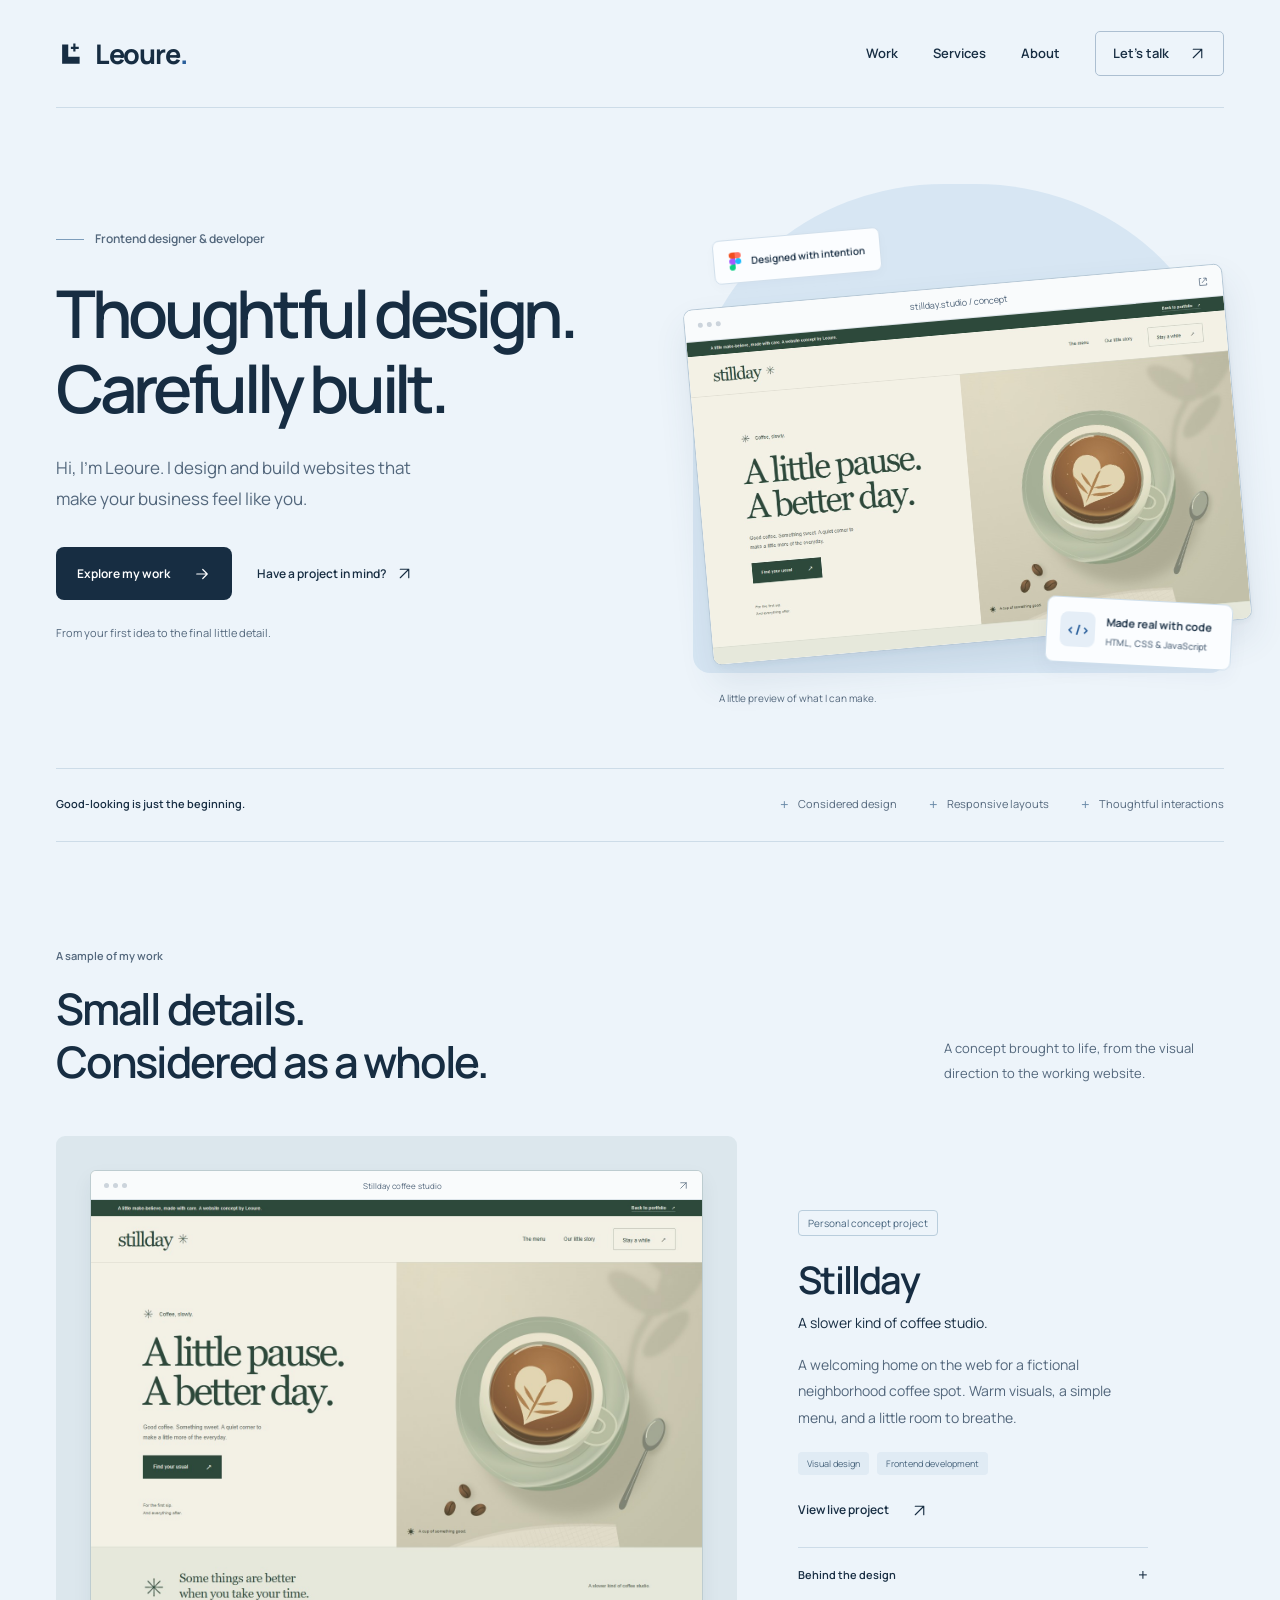
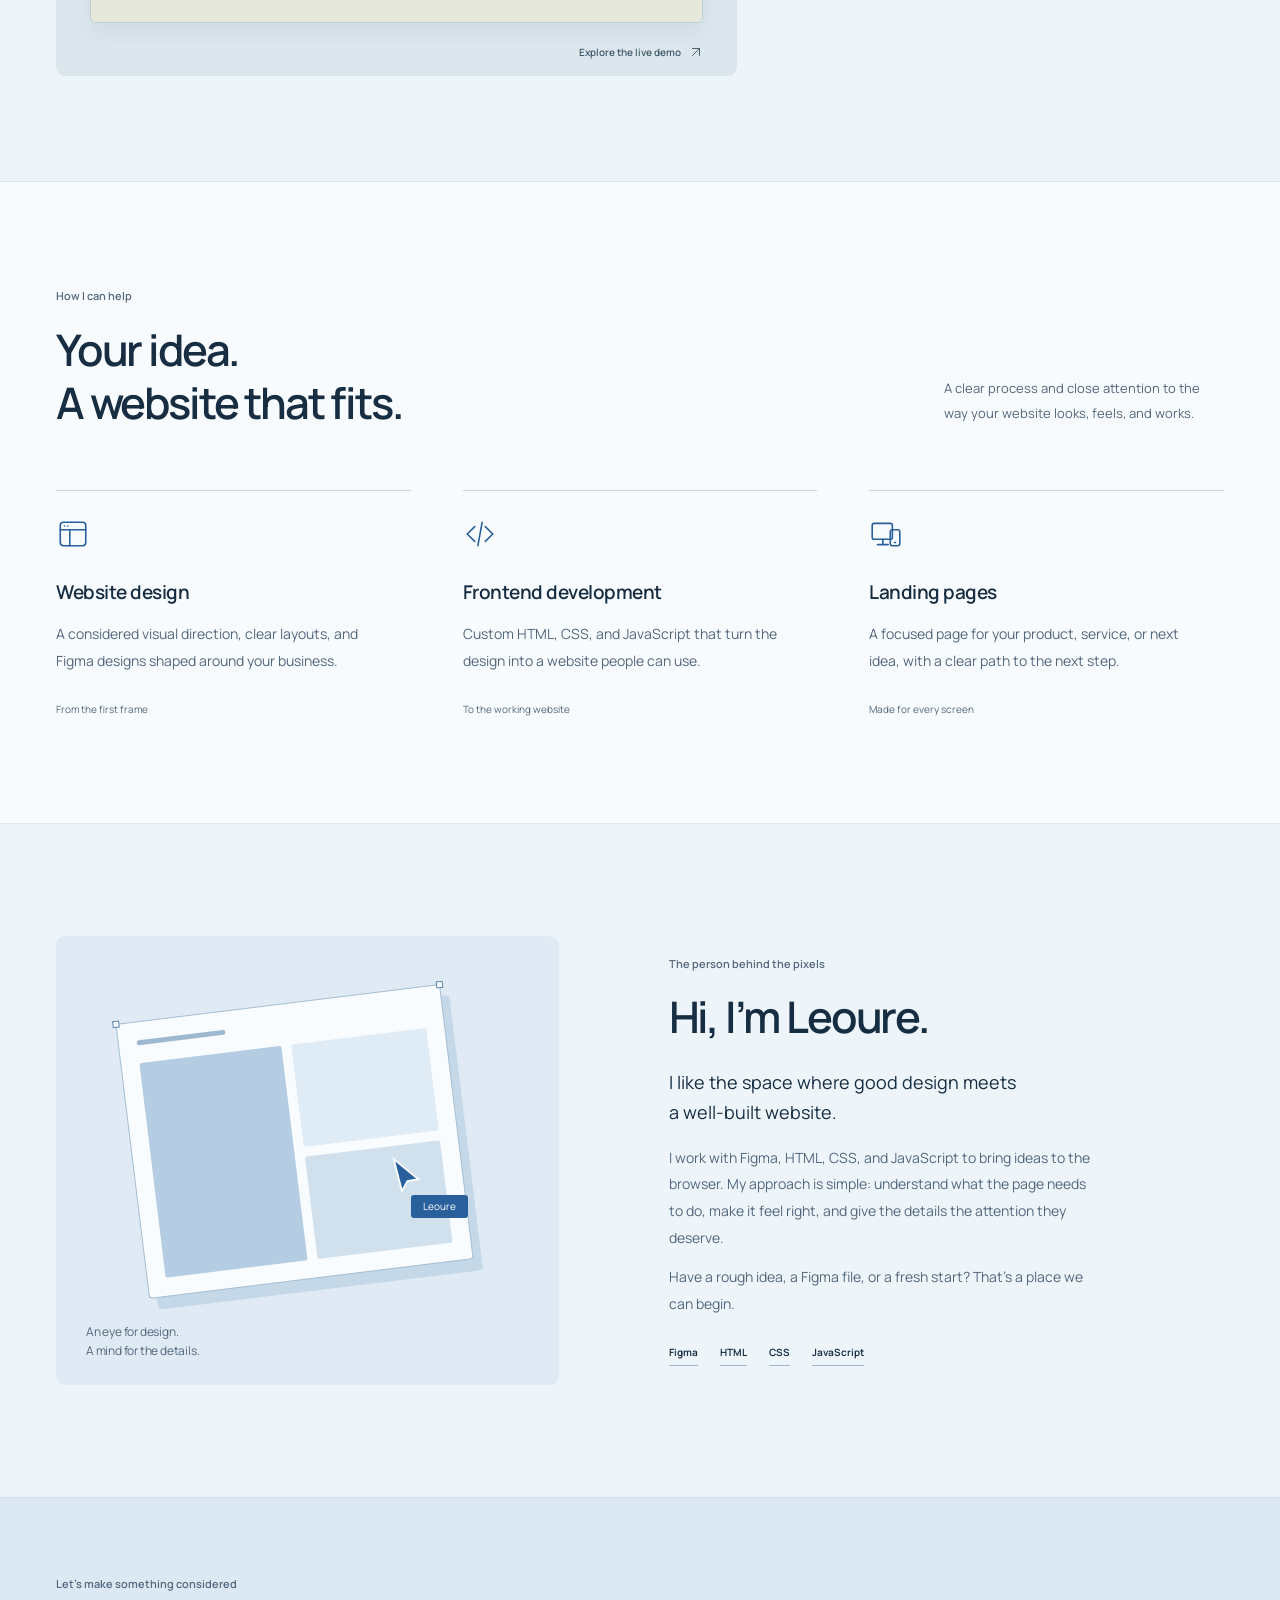
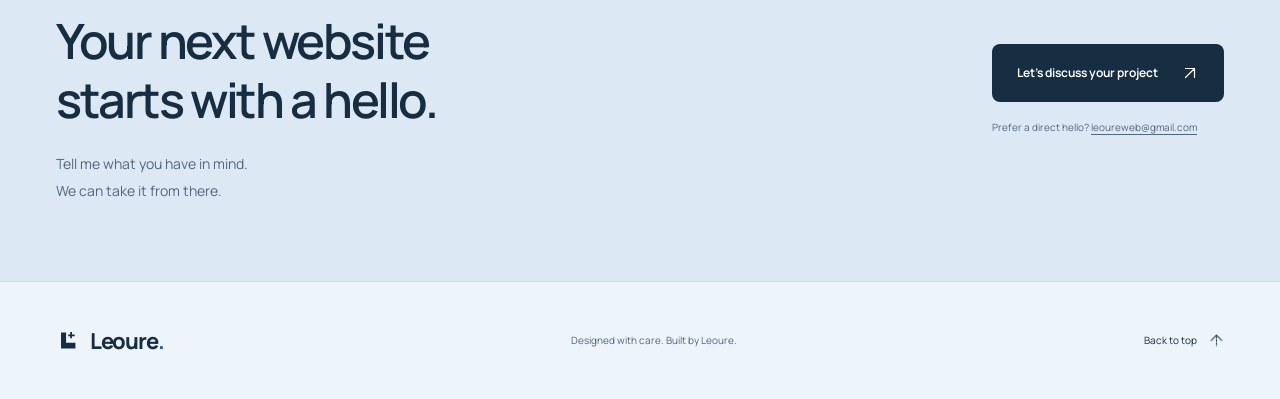
<file: index.html>
<!doctype html>
<html lang="en">
<head>
  <meta charset="UTF-8">
  <meta name="viewport" content="width=device-width, initial-scale=1">
  <meta name="theme-color" content="#edf4fa">
  <meta name="description" content="Leoure designs and builds thoughtful websites with Figma, HTML, CSS, and JavaScript. Explore a frontend concept and discuss your next website.">
  <title>Leoure — Thoughtful design, carefully built</title>
  <link rel="icon" href="assets/favicon.svg" type="image/svg+xml">
  <link rel="preload" href="assets/manrope-latin.woff2" as="font" type="font/woff2" crossorigin>
  <link rel="stylesheet" href="styles.css">
  <script src="site.js" defer></script>
</head>
<body>
  <a class="skip-link" href="#main">Skip to content</a>
  <svg class="icon-library" xmlns="http://www.w3.org/2000/svg" aria-hidden="true">
    <symbol id="icon-arrow" viewBox="0 0 24 24"><path d="M5 12h14m-6-6 6 6-6 6"/></symbol>
    <symbol id="icon-diagonal" viewBox="0 0 24 24"><path d="M6 18 18 6M6 6h12v12"/></symbol>
    <symbol id="icon-mark" viewBox="0 0 32 32"><path d="M7 5h7v14h13v8H7Z" fill="currentColor" stroke="none"/><path d="M21 4v9m-4-4h9" stroke="currentColor" stroke-width="2.5"/></symbol>
    <symbol id="icon-grid" viewBox="0 0 32 32"><rect x="4" y="5" width="24" height="22" rx="3"/><path d="M4 12h24M13 12v15"/><path d="M8 8.5h.1m3 0h.1"/></symbol>
    <symbol id="icon-code" viewBox="0 0 32 32"><path d="m11 9-7 7 7 7m10-14 7 7-7 7M18 5l-4 22"/></symbol>
    <symbol id="icon-frames" viewBox="0 0 32 32"><rect x="3" y="6" width="19" height="15" rx="2"/><rect x="20" y="12" width="9" height="15" rx="2"/><path d="M8 26h10m-5-5v5m11-2h1"/></symbol>
  </svg>

  <header class="site-header container">
    <a class="wordmark" href="#" aria-label="Leoure home"><svg><use href="#icon-mark"/></svg>Leoure<span class="wordmark-dot">.</span></a>
    <button class="menu-toggle" type="button" aria-expanded="false" aria-controls="site-nav"><span class="menu-bars" aria-hidden="true"></span><span class="menu-label">Menu</span></button>
    <nav class="site-nav" id="site-nav" aria-label="Main navigation">
      <a href="#work">Work</a><a href="#services">Services</a><a href="#about">About</a>
      <button class="nav-contact" type="button" data-inquiry>Let’s talk <svg class="icon"><use href="#icon-diagonal"/></svg></button>
    </nav>
  </header>

  <main id="main">
    <section class="hero container" aria-labelledby="hero-title">
      <div class="hero-copy">
        <p class="role-label"><span class="role-line" aria-hidden="true"></span>Frontend designer &amp; developer</p>
        <h1 id="hero-title">Thoughtful design.<br>Carefully built.</h1>
        <p class="hero-description">Hi, I’m Leoure. I design and build websites that make your business feel like you.</p>
        <div class="hero-actions">
          <a class="button button-primary" href="#work">Explore my work <svg class="icon"><use href="#icon-arrow"/></svg></a>
          <button class="text-link" type="button" data-inquiry>Have a project in mind? <svg class="icon"><use href="#icon-diagonal"/></svg></button>
        </div>
        <p class="hero-note">From your first idea to the final little detail.</p>
      </div>
      <div class="hero-stage" aria-label="A preview of the Stillday concept website">
        <div class="stage-backdrop" aria-hidden="true"></div>
        <div class="design-tag"><svg class="figma-icon" viewBox="0 0 18 27" aria-hidden="true"><path fill="#F24E1E" d="M4.5 0H9v9H4.5a4.5 4.5 0 0 1 0-9"/><path fill="#FF7262" d="M9 0h4.5a4.5 4.5 0 0 1 0 9H9"/><path fill="#A259FF" d="M4.5 9H9v9H4.5a4.5 4.5 0 0 1 0-9"/><circle cx="13.5" cy="13.5" r="4.5" fill="#1ABCFE"/><path fill="#0ACF83" d="M4.5 18H9v4.5A4.5 4.5 0 1 1 4.5 18"/></svg>Designed with intention</div>
        <div class="hero-browser">
          <div class="browser-bar"><span class="browser-dots" aria-hidden="true"><i></i><i></i><i></i></span><span>stillday.studio / concept</span><svg class="browser-open" viewBox="0 0 24 24" aria-hidden="true"><path d="M9 5H5v14h14v-4M13 5h6v6m-9 3 9-9"/></svg></div>
          <img class="hero-preview" src="assets/stillday-preview.jpg" width="1440" height="1050" alt="Stillday coffee studio concept with a warm ivory layout and an illustrated coffee cup" fetchpriority="high">
        </div>
        <div class="build-tag"><span class="build-tag-icon" aria-hidden="true">&lt;/&gt;</span><span>Made real with code<small>HTML, CSS &amp; JavaScript</small></span></div>
        <span class="stage-caption">A little preview of what I can make.</span>
      </div>
    </section>

    <div class="craft-strip container"><p>Good-looking is just the beginning.</p><div><span>Considered design</span><span>Responsive layouts</span><span>Thoughtful interactions</span></div></div>

    <section class="work-section container section-space" id="work" aria-labelledby="work-title">
      <div class="section-heading"><div><p class="section-kicker">A sample of my work</p><h2 id="work-title">Small details.<br>Considered as a whole.</h2></div><p>A concept brought to life, from the visual direction to the working website.</p></div>
      <article class="project">
        <a class="project-visual" href="demo/index.html"><div class="project-visual-inner"><div class="browser-bar"><span class="browser-dots" aria-hidden="true"><i></i><i></i><i></i></span><span>Stillday coffee studio</span><svg class="icon"><use href="#icon-diagonal"/></svg></div><img src="assets/stillday-preview.jpg" width="1440" height="1050" alt="Stillday’s homepage: oversized coffee studio typography, an illustrated cup, and a quiet green and cream palette" loading="lazy"></div><span class="project-open">Explore the live demo <svg class="icon"><use href="#icon-diagonal"/></svg></span></a>
        <div class="project-content"><span class="concept-label">Personal concept project</span><h3>Stillday</h3><p class="project-type">A slower kind of coffee studio.</p><p>A welcoming home on the web for a fictional neighborhood coffee spot. Warm visuals, a simple menu, and a little room to breathe.</p><div class="tags"><span>Visual design</span><span>Frontend development</span></div><a class="text-link strong-link" href="demo/index.html">View live project <svg class="icon"><use href="#icon-diagonal"/></svg></a><details class="project-details"><summary>Behind the design <span aria-hidden="true">+</span></summary><div><p><strong>The idea</strong>Make a small business feel welcoming before a visitor walks through the door.</p><p><strong>The choices</strong>A warm palette, original coffee artwork, clear navigation, and a filterable menu keep the experience focused.</p><p><strong>The build</strong>Responsive HTML, CSS, and JavaScript. This is an independent demo, with no client affiliation or business results claimed.</p></div></details></div>
      </article>
    </section>

    <section class="services-section section-space" id="services" aria-labelledby="services-title"><div class="container"><div class="section-heading"><div><p class="section-kicker">How I can help</p><h2 id="services-title">Your idea.<br>A website that fits.</h2></div><p>A clear process and close attention to the way your website looks, feels, and works.</p></div>
      <div class="services-grid"><article class="service"><svg class="service-icon"><use href="#icon-grid"/></svg><h3>Website design</h3><p>A considered visual direction, clear layouts, and Figma designs shaped around your business.</p><span>From the first frame</span></article><article class="service"><svg class="service-icon"><use href="#icon-code"/></svg><h3>Frontend development</h3><p>Custom HTML, CSS, and JavaScript that turn the design into a website people can use.</p><span>To the working website</span></article><article class="service"><svg class="service-icon"><use href="#icon-frames"/></svg><h3>Landing pages</h3><p>A focused page for your product, service, or next idea, with a clear path to the next step.</p><span>Made for every screen</span></article></div>
    </div></section>

    <section class="about-section container section-space" id="about" aria-labelledby="about-title"><div class="about-art" aria-hidden="true"><div class="art-window"><span class="art-window-line"></span><div class="art-layout"><div></div><div></div><div></div></div></div><div class="art-cursor"><svg viewBox="0 0 36 42"><path d="M4 3 31 25 19 27 13 38Z"/></svg><span>Leoure</span></div><span class="art-caption">An eye for design.<br>A mind for the details.</span></div><div class="about-copy"><p class="section-kicker">The person behind the pixels</p><h2 id="about-title">Hi, I’m Leoure.</h2><p class="about-lead">I like the space where good design meets a well-built website.</p><p>I work with Figma, HTML, CSS, and JavaScript to bring ideas to the browser. My approach is simple: understand what the page needs to do, make it feel right, and give the details the attention they deserve.</p><p>Have a rough idea, a Figma file, or a fresh start? That’s a place we can begin.</p><div class="tool-list" aria-label="Tools I use"><span>Figma</span><span>HTML</span><span>CSS</span><span>JavaScript</span></div></div></section>

    <section class="contact-section" id="contact" aria-labelledby="contact-title"><div class="container contact-inner"><div><p class="section-kicker">Let’s make something considered</p><h2 id="contact-title">Your next website<br>starts with a hello.</h2><p>Tell me what you have in mind.<br>We can take it from there.</p></div><div class="contact-actions"><button class="button button-primary contact-button" type="button" data-inquiry>Let’s discuss your project <svg class="icon"><use href="#icon-diagonal"/></svg></button><p class="sample-note" id="contact-setup-note">Prefer a direct hello? <a href="mailto:leoureweb@gmail.com">leoureweb@gmail.com</a></p></div></div></section>
  </main>

  <footer class="site-footer container"><a class="wordmark" href="#" aria-label="Leoure home"><svg><use href="#icon-mark"/></svg>Leoure<span class="wordmark-dot">.</span></a><p>Designed with care. Built by Leoure.</p><a class="back-top" href="#">Back to top <svg class="icon"><use href="#icon-diagonal"/></svg></a></footer>

  <dialog class="inquiry-dialog" id="inquiry-dialog" aria-labelledby="inquiry-title" aria-describedby="inquiry-intro">
    <button class="dialog-close" type="button" aria-label="Close project inquiry">×</button>
    <p class="section-kicker">A good place to start</p>
    <h2 id="inquiry-title">What are you imagining?</h2>
    <p id="inquiry-intro">Tell me a little about your idea. Send your request here and I’ll reply by email.</p>
    <form id="inquiry-form" action="https://formsubmit.co/ajax/leoureweb@gmail.com" method="POST" aria-busy="false">
      <input type="hidden" name="_subject" value="New project inquiry for Leoure">
      <input type="hidden" name="_template" value="table">
      <input type="text" name="_honey" tabindex="-1" autocomplete="off" aria-hidden="true" hidden>
      <div class="form-row">
        <label>Your name<input name="name" autocomplete="name" placeholder="How should I call you?" maxlength="100" required></label>
        <label>Email address<input name="email" type="email" autocomplete="email" placeholder="you@example.com" maxlength="254" required></label>
      </div>
      <label>What do you need?<select name="service" required><option value="">Choose a service</option><option>Website design</option><option>Frontend development</option><option>Landing page</option><option>Design and development</option></select></label>
      <label>A little about your project<textarea name="message" rows="4" placeholder="What are you making, and what would you like the website to do?" maxlength="5000" required></textarea></label>
      <button class="button button-primary form-submit" type="submit"><span id="inquiry-submit-label">Send request</span><svg class="icon"><use href="#icon-arrow"/></svg></button>
      <p class="form-status" id="inquiry-status" role="status" aria-live="polite"></p>
      <p class="form-note">Your details are sent through FormSubmit to handle your inquiry. You can also <a href="mailto:leoureweb@gmail.com">email me directly</a>.</p>
    </form>
  </dialog>
</body>
</html>
</file>
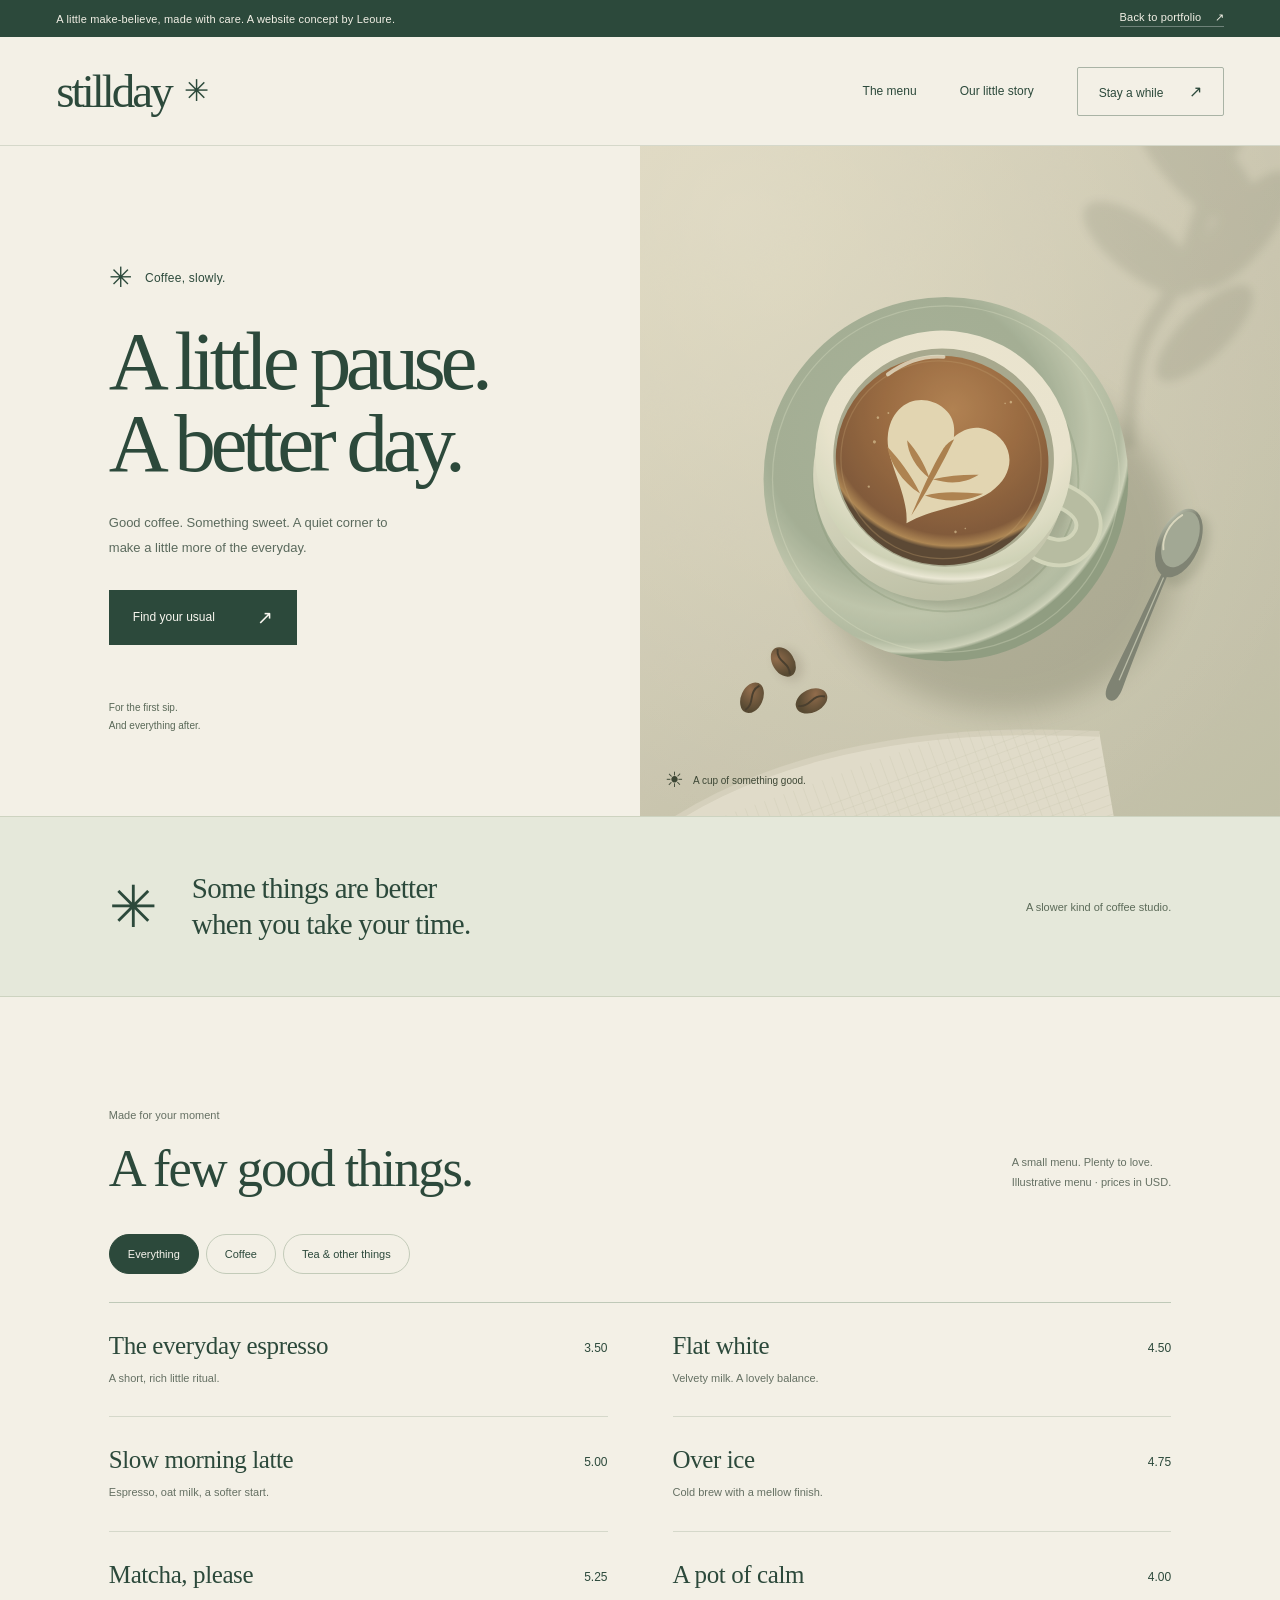
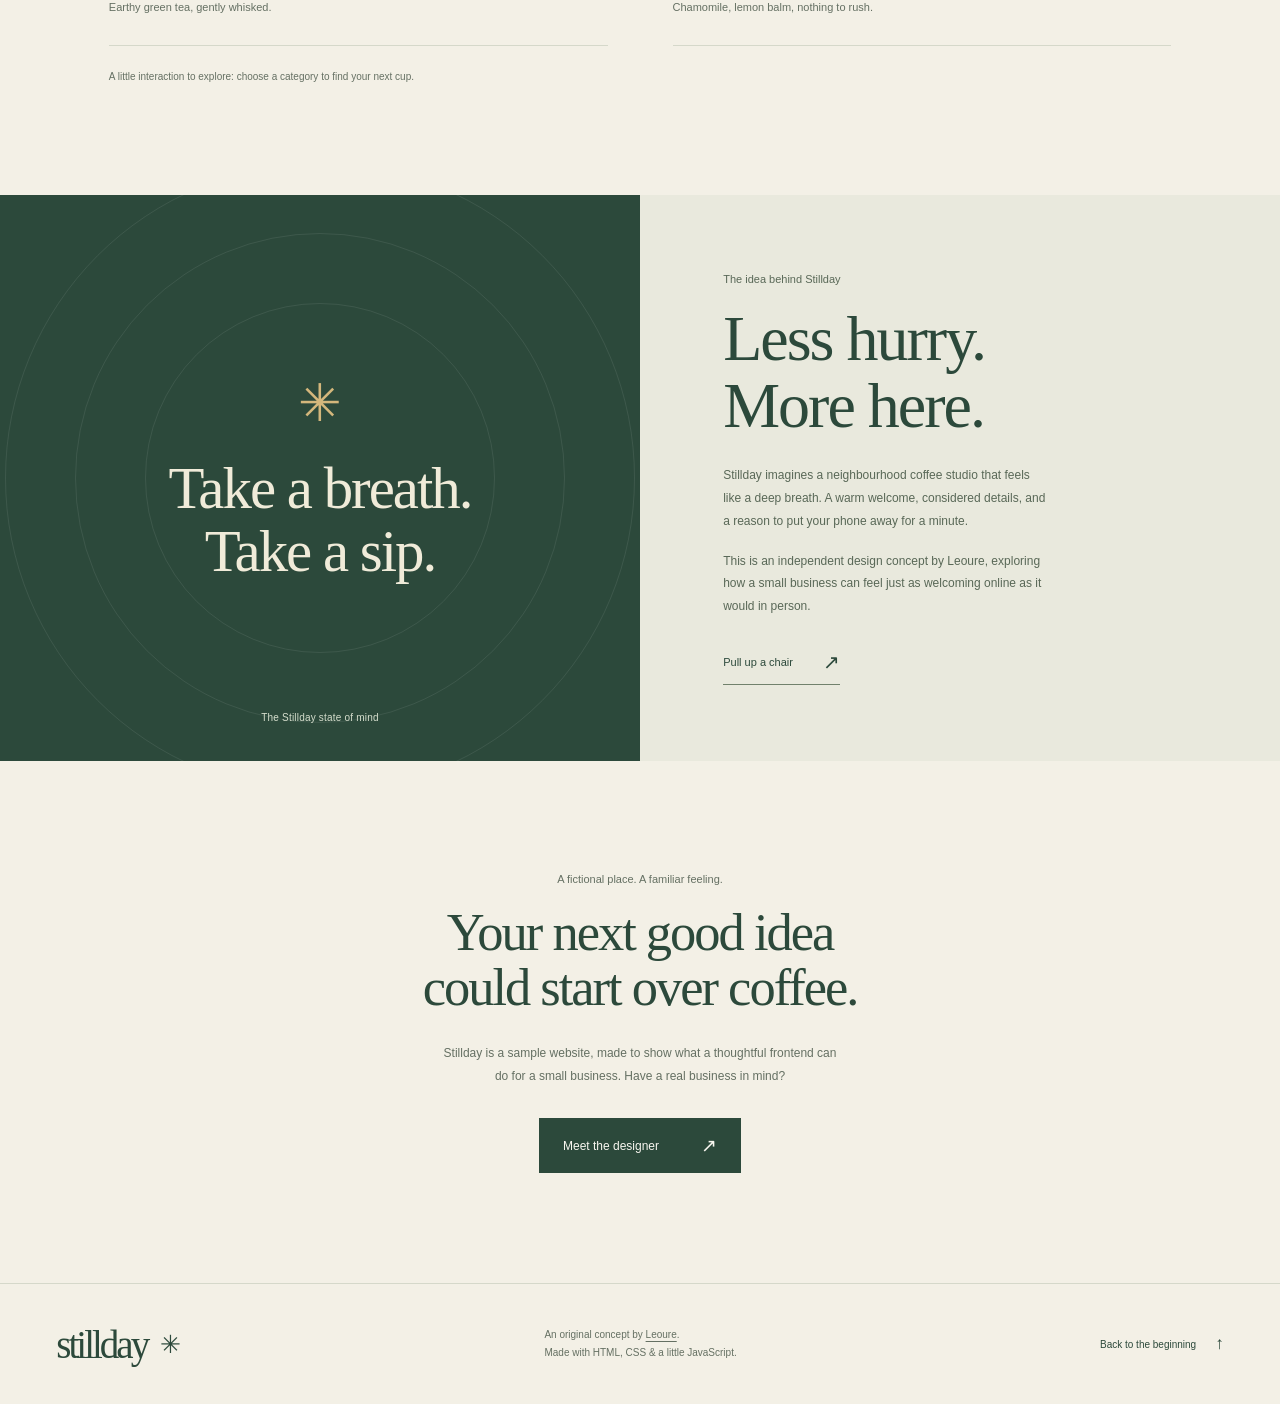
<file: demo/index.html>
<!doctype html>
<html lang="en">
<head>
  <meta charset="utf-8">
  <meta name="viewport" content="width=device-width, initial-scale=1">
  <meta name="theme-color" content="#f3f0e6">
  <meta name="description" content="Stillday: an original coffee studio website concept by Leoure. Explore the responsive design and interactive sample menu.">
  <title>Stillday — Coffee, slowly. A concept by Leoure</title>
  <link rel="icon" href="assets/sun.svg" type="image/svg+xml">
  <link rel="stylesheet" href="demo.css">
  <script src="demo.js" defer></script>
</head>
<body>
  <a class="skip-link" href="#main">Skip to content</a>
  <div class="concept-bar">
    <span>A little make-believe, made with care. <span class="concept-extra">A website concept by Leoure.</span></span>
    <a href="../index.html#work">Back to portfolio <span aria-hidden="true">↗</span></a>
  </div>
  <header class="site-header">
    <a class="wordmark" href="#" aria-label="Stillday home">stillday<span class="wordmark-sun" aria-hidden="true">✳</span></a>
    <button class="menu-toggle" type="button" aria-controls="main-navigation" aria-expanded="false">Menu <span aria-hidden="true">+</span></button>
    <nav class="navigation" id="main-navigation" aria-label="Main navigation">
      <a href="#menu">The menu</a>
      <a href="#story">Our little story</a>
      <a href="#visit" class="nav-visit">Stay a while <span aria-hidden="true">↗</span></a>
    </nav>
  </header>
  <main id="main">
    <section class="hero" aria-labelledby="hero-title">
      <div class="hero-copy">
        <p class="small-intro"><span class="tiny-sun" aria-hidden="true">✳</span> Coffee, slowly.</p>
        <h1 id="hero-title">A little pause.<br>A better day.</h1>
        <p class="hero-description">Good coffee. Something sweet. A quiet corner to make a little more of the everyday.</p>
        <a href="#menu" class="button">Find your usual <span aria-hidden="true">↗</span></a>
        <p class="hero-footnote">For the first sip.<span>And everything after.</span></p>
      </div>
      <div class="hero-art">
        <img src="assets/coffee-still-life.svg" alt="An original illustration of a ceramic cup of coffee on a sage saucer, with a silver spoon and coffee beans on a sunlit table." width="1000" height="1120" fetchpriority="high">
        <div class="art-note"><span aria-hidden="true">☀</span><span>A cup of something good.</span></div>
      </div>
    </section>
    <div class="philosophy">
      <span class="philosophy-mark" aria-hidden="true">✳</span>
      <p>Some things are better<br>when you take your time.</p>
      <span class="philosophy-side">A slower kind of coffee studio.</span>
    </div>
    <section class="menu-section section-shell" id="menu" aria-labelledby="menu-title">
      <div class="section-heading">
        <div><p class="section-kicker">Made for your moment</p><h2 id="menu-title">A few good things.</h2></div>
        <p>A small menu. Plenty to love.<br>Illustrative menu · prices in USD.</p>
      </div>
      <div class="menu-filters" role="group" aria-label="Filter the sample menu">
        <button type="button" class="filter-button" data-filter="all" aria-pressed="true">Everything</button>
        <button type="button" class="filter-button" data-filter="coffee" aria-pressed="false">Coffee</button>
        <button type="button" class="filter-button" data-filter="tea" aria-pressed="false">Tea &amp; other things</button>
      </div>
      <p class="sr-only" id="filter-status" role="status">Showing all 6 menu items.</p>
      <div class="menu-grid" id="menu-items">
        <article class="menu-item" data-category="coffee"><div><h3>The everyday espresso</h3><p>A short, rich little ritual.</p></div><span class="price">3.50</span></article>
        <article class="menu-item" data-category="coffee"><div><h3>Flat white</h3><p>Velvety milk. A lovely balance.</p></div><span class="price">4.50</span></article>
        <article class="menu-item" data-category="coffee"><div><h3>Slow morning latte</h3><p>Espresso, oat milk, a softer start.</p></div><span class="price">5.00</span></article>
        <article class="menu-item" data-category="coffee"><div><h3>Over ice</h3><p>Cold brew with a mellow finish.</p></div><span class="price">4.75</span></article>
        <article class="menu-item" data-category="tea"><div><h3>Matcha, please</h3><p>Earthy green tea, gently whisked.</p></div><span class="price">5.25</span></article>
        <article class="menu-item" data-category="tea"><div><h3>A pot of calm</h3><p>Chamomile, lemon balm, nothing to rush.</p></div><span class="price">4.00</span></article>
      </div>
      <p class="menu-note">A little interaction to explore: choose a category to find your next cup.</p>
    </section>
    <section class="story-section" id="story" aria-labelledby="story-title">
      <div class="story-illustration" aria-hidden="true">
        <span class="story-ring ring-one"></span><span class="story-ring ring-two"></span><span class="story-ring ring-three"></span>
        <span class="story-sun">✳</span><p>Take a breath.<br>Take a sip.</p><span class="story-bottom">The Stillday state of mind</span>
      </div>
      <div class="story-copy"><p class="section-kicker">The idea behind Stillday</p><h2 id="story-title">Less hurry.<br>More here.</h2><p>Stillday imagines a neighbourhood coffee studio that feels like a deep breath. A warm welcome, considered details, and a reason to put your phone away for a minute.</p><p>This is an independent design concept by Leoure, exploring how a small business can feel just as welcoming online as it would in person.</p><a href="#visit" class="text-link">Pull up a chair <span aria-hidden="true">↗</span></a></div>
    </section>
    <section class="visit-section section-shell" id="visit" aria-labelledby="visit-title">
      <p class="section-kicker">A fictional place. A familiar feeling.</p>
      <h2 id="visit-title">Your next good idea<br>could start over coffee.</h2>
      <p>Stillday is a sample website, made to show what a thoughtful frontend can do for a small business. Have a real business in mind?</p>
      <a href="../index.html#contact" class="button">Meet the designer <span aria-hidden="true">↗</span></a>
    </section>
  </main>
  <footer class="footer"><a class="wordmark" href="#" aria-label="Back to Stillday top">stillday<span aria-hidden="true">✳</span></a><p>An original concept by <a href="../index.html">Leoure</a>.<br>Made with HTML, CSS &amp; a little JavaScript.</p><a href="#main" class="back-top">Back to the beginning <span aria-hidden="true">↑</span></a></footer>
</body>
</html>
</file>
<file: styles.css>
@font-face { font-family: Manrope; src: url('assets/manrope-latin.woff2') format('woff2'); font-weight: 400 800; font-display: swap; }
:root { --frost:#edf4fa; --paper:#f9fbfd; --ink:#172d42; --muted:#53677c; --blue:#295f9b; --line:#cddce8; --soft-blue:#dce9f5; --radius:8px; }
*, *::before, *::after { box-sizing:border-box; }
html { scroll-behavior:smooth; scroll-padding-top:100px; }
body { margin:0; background:var(--frost); color:var(--ink); font-family:Manrope, 'Segoe UI', sans-serif; font-size:15px; line-height:1.7; -webkit-font-smoothing:antialiased; }
body:has(dialog[open]) { overflow:hidden; }
button, input, textarea, select { font:inherit; }
button, a { -webkit-tap-highlight-color:transparent; }
button { color:inherit; cursor:pointer; }
a { color:inherit; text-decoration:none; }
button, input, textarea, select { border-radius:0; }
button { border:0; }
img, svg { display:block; max-width:100%; }
img { height:auto; }
h1,h2,h3,p { margin:0; }
h1,h2,h3 { font-weight:600; }
::selection { color:var(--ink); background:#c3d9ee; }
:focus-visible { outline:3px solid var(--blue); outline-offset:6px; }
[hidden] { display:none !important; }
.container { width:min(1248px, calc(100% - 112px)); margin-inline:auto; }
.icon { width:21px; height:21px; flex-shrink:0; fill:none; stroke:currentColor; stroke-width:1.6; stroke-linecap:round; stroke-linejoin:round; }
.icon-library { position:absolute; width:0; height:0; overflow:hidden; }
.skip-link { position:fixed; top:12px; left:12px; z-index:100; padding:12px 20px; background:var(--ink); color:white; transform:translateY(-150%); }
.skip-link:focus { transform:translateY(0); }
.site-header { display:flex; align-items:center; justify-content:space-between; height:108px; position:relative; z-index:10; border-bottom:1px solid var(--line); }
.wordmark { display:inline-flex; align-items:center; gap:11px; font-size:27px; font-weight:750; letter-spacing:-1.3px; line-height:1; }
.wordmark svg { width:28px; height:30px; }
.wordmark-dot { color:var(--blue); margin-left:-10px; }
.site-nav { display:flex; align-items:center; gap:35px; font-size:13px; font-weight:600; }
.site-nav>a { position:relative; padding-block:12px; }
.site-nav>a::after { content:''; position:absolute; height:1px; background:var(--ink); width:100%; bottom:8px; left:0; transform:scaleX(0); transform-origin:left; transition:transform .2s; }
.site-nav>a:hover::after { transform:scaleX(1); }
.nav-contact { background:transparent; display:flex; align-items:center; gap:20px; border:1px solid #acbfd1; padding:10px 17px; border-radius:5px; font-size:13px; font-weight:600; transition:background .2s; }
.nav-contact:hover { background:var(--soft-blue); }
.nav-contact .icon { width:17px; height:17px; }
.menu-toggle { display:none; }
.hero { display:grid; grid-template-columns:1.08fr 1fr; gap:38px; align-items:center; min-height:660px; padding-block:55px 59px; }
.hero-copy { position:relative; z-index:2; animation:arrive .7s ease both; }
.role-label { display:flex; align-items:center; gap:11px; font-size:12px; font-weight:600; color:var(--muted); margin-bottom:27px; }
.role-line { height:1px; width:28px; background:#7d9dbb; }
.hero h1 { font-size:clamp(48px, 5.15vw, 74px); letter-spacing:-.066em; line-height:1.13; font-weight:600; }
.hero-description { max-width:373px; margin-top:28px; color:var(--muted); font-size:17px; line-height:1.8; }
.hero-actions { display:flex; align-items:center; gap:25px; margin-top:33px; flex-wrap:wrap; }
.button { display:inline-flex; justify-content:center; align-items:center; gap:23px; padding:15px 21px; min-height:53px; font-size:12px; font-weight:650; border-radius:var(--radius); line-height:1.5; transition:background .2s, box-shadow .2s; }
.button-primary { background:var(--ink); color:white; }
.button-primary:hover { background:#28465f; box-shadow:0 5px 15px #172d4210; }
.button .icon { width:18px; height:18px; }
.text-link { display:inline-flex; align-items:center; gap:9px; padding:9px 0; background:transparent; font-weight:600; font-size:12px; }
.text-link .icon { width:17px; height:17px; }
.text-link:hover { color:var(--blue); }
.hero-note { font-size:11px; color:var(--muted); margin-top:24px; }
.hero-stage { position:relative; min-width:0; height:520px; margin-right:-3px; animation:arrive .9s .08s ease both; }
.stage-backdrop { position:absolute; inset:8px 0 23px 12px; background:#d7e6f3; border-radius:47% 47% 17px 17px; }
.hero-browser { position:absolute; top:110px; left:16px; width:calc(100% - 5px); border:1px solid #b6c8d6; border-radius:9px; overflow:hidden; background:white; transform:rotate(-5deg); box-shadow:1px 18px 35px #3554701b, 1px 3px 5px #3554700b; }
.browser-bar { height:32px; display:flex; align-items:center; justify-content:space-between; gap:12px; padding:0 13px; background:#f9fbfc; border-bottom:1px solid #dde5eb; color:var(--muted); font:9px Manrope,sans-serif; }
.browser-dots { display:flex; align-items:center; gap:4px; }
.browser-dots i { display:block; height:5px; width:5px; border-radius:50%; background:#ccd4dc; }
.browser-open { width:12px; height:12px; fill:none; stroke:currentColor; stroke-width:1.4; }
.hero-preview { display:block; width:100%; aspect-ratio:1.67; object-fit:cover; object-position:top; background:#f4f1e8; }
.design-tag { position:absolute; z-index:2; top:58px; left:32px; padding:12px 15px; display:flex; align-items:center; gap:10px; background:#fbfdff; font-size:10px; font-weight:600; border:1px solid #d1dfeb; border-radius:7px; box-shadow:0 4px 12px #172d4206; transform:rotate(-5deg); }
.figma-icon { width:12px; height:18px; }
.build-tag { position:absolute; z-index:2; right:-5px; bottom:30px; display:flex; gap:11px; align-items:center; background:#fbfdff; border:1px solid #cfdfec; border-radius:8px; padding:14px 19px 14px 13px; transform:rotate(3deg); box-shadow:0 8px 20px #1b3e5d0a; font-size:11px; font-weight:650; }
.build-tag-icon { display:grid; place-items:center; width:35px; height:35px; border-radius:8px; background:#e5eef7; color:var(--blue); font-size:14px; font-weight:700; }
.build-tag small { display:block; font-size:9px; font-weight:500; margin-top:2px; color:var(--muted); }
.stage-caption { position:absolute; left:38px; bottom:-11px; font-size:10px; color:var(--muted); }
.craft-strip { display:flex; align-items:center; justify-content:space-between; gap:25px; border-block:1px solid var(--line); padding-block:23px; color:var(--muted); font-size:11px; }
.craft-strip>p { color:var(--ink); font-weight:600; }
.craft-strip>div { display:flex; gap:32px; }
.craft-strip>div>span { display:flex; align-items:center; gap:9px; }
.craft-strip>div>span::before { content:'+'; color:#6889a7; font-size:15px; }
.section-space { padding-block:105px; }
.section-heading { display:flex; align-items:flex-end; justify-content:space-between; gap:45px; margin-bottom:48px; }
.section-kicker { font-size:11px; font-weight:600; margin-bottom:17px; color:var(--muted); }
h2 { font-size:clamp(32px, 3.4vw, 46px); letter-spacing:-.05em; line-height:1.22; }
.section-heading>p { max-width:280px; color:var(--muted); font-size:13px; line-height:1.9; padding-bottom:3px; }
.project { display:grid; grid-template-columns:1.6fr 1fr; gap:61px; align-items:center; }
.project-visual { display:block; position:relative; min-width:0; padding:34px 34px 53px; background:#dce7ed; border-radius:9px; overflow:hidden; }
.project-visual-inner { border:1px solid #bdccd0; border-radius:6px; overflow:hidden; box-shadow:0 9px 20px #172d4210; transition:transform .3s; background:#f0eee5; }
.project-visual:hover .project-visual-inner { transform:translateY(-3px); }
.project-visual .browser-bar { height:29px; font-size:8px; }
.project-visual .browser-bar .icon { width:11px; height:11px; }
.project-visual img { width:100%; aspect-ratio:1.45; object-fit:cover; object-position:top; }
.project-open { position:absolute; right:34px; bottom:15px; display:flex; align-items:center; gap:8px; color:#40596a; font-size:10px; font-weight:600; }
.project-open .icon { width:14px; height:14px; }
.concept-label { font-size:10px; padding:5px 9px; border:1px solid #b9cddc; border-radius:4px; color:#48657e; }
.project-content h3 { font-size:38px; line-height:1.2; letter-spacing:-1.8px; margin-top:23px; }
.project-type { font-size:14px; margin-block:8px 17px; }
.project-content>p:not(.project-type) { color:var(--muted); font-size:14px; line-height:1.9; max-width:350px; }
.tags { display:flex; gap:8px; flex-wrap:wrap; margin-block:20px 16px; font-size:9px; color:#49657d; }
.tags span { background:#e0ebf4; padding:4px 9px; border-radius:4px; }
.strong-link { font-size:12px; gap:22px; }
.project-details { max-width:350px; font-size:11px; color:var(--muted); border-top:1px solid var(--line); margin-top:18px; }
.project-details summary { display:flex; align-items:center; justify-content:space-between; gap:20px; padding-block:13px; cursor:pointer; list-style:none; font-weight:600; color:var(--ink); }
.project-details summary::-webkit-details-marker { display:none; }
.project-details summary span { font-size:17px; font-weight:400; }
.project-details[open] summary span { transform:rotate(45deg); }
.project-details strong { display:block; color:var(--ink); margin-bottom:3px; font-weight:600; }
.project-details p { margin-bottom:14px; line-height:1.8; }
.services-section { background:#f8fbfd; border-block:1px solid #dce7ef; }
.services-grid { display:grid; grid-template-columns:repeat(3, 1fr); gap:52px; margin-top:61px; }
.service { padding-top:26px; border-top:1px solid #c4d4e1; }
.service-icon { width:34px; height:34px; fill:none; stroke:var(--blue); stroke-width:1.5; stroke-linecap:round; stroke-linejoin:round; margin-bottom:25px; }
.service h3 { font-size:19px; letter-spacing:-.5px; margin-bottom:13px; }
.service p { font-size:14px; color:var(--muted); line-height:1.9; max-width:320px; }
.service>span { display:block; font-size:10px; margin-top:27px; color:var(--muted); }
.about-section { display:grid; grid-template-columns:.95fr 1.05fr; gap:110px; align-items:center; padding-block:112px; }
.about-art { aspect-ratio:1.12; border-radius:9px; position:relative; background:#dfeaf4; overflow:hidden; }
.art-window { position:absolute; background:#f9fcfe; width:65%; aspect-ratio:1.18; left:15%; top:15%; border:1px solid #a6bed2; border-radius:4px; box-shadow:8px 12px 0 #c5d8e8; transform:rotate(-7deg); padding:18px; }
.art-window::before,.art-window::after { content:''; position:absolute; width:7px; height:7px; background:var(--paper); border:1px solid #5785ad; top:-4px; }
.art-window::before { left:-4px; }
.art-window::after { right:-4px; }
.art-window-line { height:5px; width:31%; background:#9eb9cf; display:block; margin-bottom:18px; border-radius:2px; }
.art-layout { display:grid; height:calc(100% - 23px); gap:10px; grid-template-columns:1.05fr 1fr; grid-template-rows:1fr 1fr; }
.art-layout>div { background:#dfebf5; border-radius:2px; }
.art-layout>div:first-child { grid-row:span 2; background:#b4cde2; }
.art-layout>div:last-child { background:#d0e0ed; }
.art-cursor { position:absolute; right:18%; top:49%; }
.art-cursor svg { width:33px; height:39px; fill:var(--blue); stroke:#f9fcfe; stroke-width:2px; }
.art-cursor span { margin-left:21px; padding:3px 12px; display:block; background:var(--blue); color:white; font-size:10px; border-radius:3px; }
.art-caption { position:absolute; bottom:25px; left:30px; color:var(--muted); font-size:12px; line-height:1.6; letter-spacing:-.2px; }
.about-copy>h2 { margin-bottom:23px; }
.about-copy .about-lead { font-size:18px; line-height:1.7; max-width:360px; margin-bottom:17px; color:var(--ink); }
.about-copy>p:not(.section-kicker,.about-lead) { font-size:14px; color:var(--muted); line-height:1.9; max-width:430px; margin-bottom:13px; }
.tool-list { display:flex; gap:22px; flex-wrap:wrap; margin-top:27px; font-size:10px; font-weight:650; }
.tool-list span { padding-bottom:4px; border-bottom:1px solid #9eb7cc; }
.contact-section { padding-block:77px; background:#dce9f4; border-block:1px solid #cedde9; }
.contact-inner { display:flex; align-items:center; justify-content:space-between; gap:70px; }
.contact-inner h2 { font-size:clamp(34px,3.8vw,51px); }
.contact-inner>div>p:not(.section-kicker) { font-size:14px; color:var(--muted); line-height:1.9; margin-top:22px; }
.contact-actions { max-width:290px; }
.contact-button { padding-inline:25px; min-height:58px; font-size:12px; white-space:nowrap; }
.contact-actions .sample-note { font-size:10px !important; line-height:1.7 !important; margin-top:17px !important; max-width:280px; }
code { font-family:inherit; font-weight:650; }
.site-footer { min-height:117px; display:flex; justify-content:space-between; align-items:center; gap:25px; }
.site-footer .wordmark { font-size:22px; }
.site-footer .wordmark svg { width:23px; height:25px; }
.site-footer>p { color:var(--muted); font-size:10px; }
.back-top { font-size:10px; display:flex; gap:12px; align-items:center; }
.back-top .icon { width:15px; height:15px; transform:rotate(-45deg); }
.inquiry-dialog { width:min(620px, calc(100% - 32px)); max-height:calc(100dvh - 36px); padding:40px; color:var(--ink); border:1px solid var(--line); border-radius:14px; background:var(--paper); box-shadow:0 20px 90px #11243830; overflow-y:auto; }
.inquiry-dialog::backdrop { background:#172d4270; backdrop-filter:blur(4px); }
.dialog-close { display:grid; place-items:center; position:absolute; top:14px; right:15px; width:36px; height:36px; border-radius:50%; background:#e5eef6; font-size:24px; font-weight:400; line-height:1; }
.dialog-close:hover { background:#d8e6f2; }
.inquiry-dialog .section-kicker { margin-bottom:10px; }
.inquiry-dialog h2 { font-size:31px; max-width:440px; letter-spacing:-1.2px; }
.inquiry-dialog>p:not(.section-kicker) { margin-top:14px; font-size:12px; color:var(--muted); line-height:1.85; }
#inquiry-form { margin-top:25px; }
.form-row { display:grid; grid-template-columns:1fr 1fr; gap:17px; }
#inquiry-form label { display:block; color:var(--ink); font-size:11px; font-weight:650; margin-bottom:17px; }
input, select, textarea { width:100%; padding:11px 12px; margin-top:6px; border:1px solid #bdcfdc; background:#fff; color:var(--ink); border-radius:5px; font-size:12px; line-height:1.6; font-weight:400; }
textarea { resize:vertical; min-height:105px; }
input::placeholder,textarea::placeholder { color:var(--muted); opacity:1; }
input:focus-visible,textarea:focus-visible,select:focus-visible { outline-offset:2px; outline-width:2px; }
.form-submit { width:100%; }
.form-submit:disabled { cursor:wait; }
.form-status { margin-top:12px; font-size:11px; color:var(--muted); min-height:1.7em; }
.form-note { margin-top:12px; font-size:11px; line-height:1.8; color:var(--muted); }
.form-note a,.sample-note a { text-decoration:underline; text-underline-offset:3px; }
@keyframes arrive { from { transform:translateY(12px); } to { transform:translateY(0); } }

@media (min-width:1600px) { .hero { min-height:710px; } }
@media (max-width:1150px) {
  .container { width:calc(100% - 72px); }
  .hero { min-height:590px; gap:25px; padding-block:35px 45px; }
  .hero-stage { height:470px; }
  .hero-browser { top:105px; }
  .hero h1 { font-size:clamp(43px,5.15vw,64px); }
  .hero-description { font-size:15px; max-width:340px; }
  .hero-actions { gap:10px 22px; }
  .hero-note { margin-top:15px; }
  .build-tag { bottom:45px; right:-3px; }
  .stage-caption { bottom:8px; }
  .craft-strip>div { gap:20px; font-size:10px; }
  .project { gap:36px; grid-template-columns:1.3fr 1fr; }
  .project-visual { padding:24px 24px 45px; }
  .project-open { right:24px; }
  .section-space { padding-block:85px; }
  .services-grid { gap:34px; }
  .about-section { gap:65px; }
}
@media (max-width:850px) {
  .container { width:calc(100% - 48px); }
  .site-header { height:88px; }
  .site-nav { gap:23px; }
  .hero { gap:15px; min-height:570px; }
  .hero h1 { font-size:46px; }
  .hero-stage { height:430px; }
  .hero-browser { top:100px; left:0; width:100%; }
  .design-tag { left:10px; top:52px; padding:10px; font-size:9px; }
  .build-tag { font-size:10px; bottom:56px; padding:10px; }
  .stage-caption { left:15px; font-size:9px; bottom:14px; }
  .hero-note { max-width:220px; }
  .role-label { font-size:10px; margin-bottom:22px; gap:8px; }
  .role-line { width:17px; }
  .hero-description { font-size:14px; margin-top:22px; }
  .hero-actions { margin-top:25px; gap:6px; align-items:flex-start; flex-direction:column; }
  .craft-strip { font-size:10px; gap:15px; }
  .craft-strip>div { gap:13px; font-size:9px; }
  .craft-strip>div>span { gap:5px; }
  .section-heading { gap:30px; margin-bottom:35px; }
  .section-heading>p { max-width:230px; font-size:12px; }
  .project { grid-template-columns:1.15fr 1fr; gap:28px; }
  .project-visual { padding:20px 20px 40px; }
  .project-content h3 { font-size:31px; margin-top:20px; }
  .project-content>p:not(.project-type) { font-size:13px; }
  .project-type { font-size:12px; }
  .concept-label { font-size:9px; }
  .project-visual img { aspect-ratio:.92; object-position:top left; object-fit:cover; }
  .service h3 { font-size:17px; }
  .services-grid { gap:26px; }
  .about-section { gap:39px; }
  .about-copy .about-lead { font-size:16px; }
  .about-art { aspect-ratio:.9; }
  .art-window { top:20%; }
  .art-caption { left:22px; font-size:11px; }
  .contact-inner { gap:30px; }
  .contact-button { padding-inline:17px; font-size:11px; gap:15px; }
  .contact-actions { max-width:250px; }
}
@media (max-width:650px) {
  html { scroll-padding-top:25px; }
  .container { width:calc(100% - 40px); }
  .site-header { height:80px; }
  .wordmark { font-size:25px; }
  .menu-toggle { display:flex; align-items:center; gap:9px; padding:11px 0 11px 14px; background:transparent; font-size:11px; font-weight:600; }
  .menu-bars { width:17px; height:10px; border-block:1.5px solid; position:relative; }
  .menu-bars::after { content:''; width:17px; position:absolute; top:3px; left:0; height:1.5px; background:currentColor; }
  .site-nav { display:none; position:absolute; top:67px; right:0; width:230px; padding:17px; flex-direction:column; align-items:stretch; gap:3px; background:var(--paper); border:1px solid var(--line); border-radius:9px; box-shadow:0 12px 30px #172d4217; }
  .site-nav.is-open { display:flex; }
  .site-nav>a { padding:10px; }
  .site-nav>a::after { display:none; }
  .nav-contact { justify-content:space-between; margin-top:7px; }
  .hero { grid-template-columns:1fr; gap:0; padding-top:46px; padding-bottom:35px; min-height:auto; }
  .hero-copy { max-width:510px; }
  .role-label { font-size:10px; margin-bottom:23px; }
  .role-line { width:23px; }
  .hero h1 { font-size:clamp(43px,8.7vw,58px); line-height:1.15; letter-spacing:-.06em; }
  .hero-description { max-width:340px; font-size:14px; line-height:1.85; margin-top:22px; }
  .hero-actions { flex-direction:row; align-items:center; gap:12px 20px; margin-top:25px; }
  .button { font-size:11px; min-height:50px; padding:14px 18px; gap:16px; }
  .hero-actions .text-link { font-size:10px; }
  .hero-note { font-size:10px; max-width:none; margin-top:17px; }
  .hero-stage { margin-top:35px; margin-right:0; height:450px; max-width:480px; width:100%; justify-self:center; }
  .stage-backdrop { inset:8px 6px 25px 10px; }
  .hero-browser { width:calc(100% - 20px); left:10px; top:90px; }
  .design-tag { top:43px; left:25px; }
  .build-tag { right:2px; bottom:41px; padding:11px 16px 11px 11px; }
  .stage-caption { bottom:-1px; left:22px; }
  .craft-strip { display:block; padding-block:19px; }
  .craft-strip>p { font-size:11px; margin-bottom:10px; }
  .craft-strip>div { justify-content:space-between; gap:10px; font-size:9px; }
  .section-space { padding-block:64px; }
  .section-heading { display:block; margin-bottom:30px; }
  .section-heading>p { max-width:300px; margin-top:20px; font-size:12px; }
  .section-kicker { font-size:10px; margin-bottom:14px; }
  h2 { font-size:35px; }
  .project { grid-template-columns:1fr; gap:30px; }
  .project-visual { padding:25px 25px 44px; }
  .project-visual img { aspect-ratio:1.42; }
  .project-open { right:25px; bottom:13px; }
  .project-content { padding-inline:2px; }
  .project-content h3 { font-size:34px; margin-top:19px; }
  .project-type { font-size:14px; }
  .project-content>p:not(.project-type) { font-size:13px; max-width:440px; }
  .project-details { max-width:none; }
  .concept-label { font-size:10px; }
  .tags { font-size:10px; }
  .services-grid { grid-template-columns:1fr; gap:30px; margin-top:34px; }
  .service { padding-top:25px; position:relative; padding-left:54px; }
  .service-icon { position:absolute; top:26px; left:0; width:29px; height:29px; }
  .service h3 { font-size:19px; margin-bottom:10px; }
  .service p { max-width:none; font-size:13px; }
  .service>span { margin-top:17px; }
  .about-section { grid-template-columns:1fr; gap:35px; }
  .about-art { aspect-ratio:1.25; max-width:460px; width:100%; }
  .art-window { top:14%; width:57%; left:21%; padding:19px; }
  .art-cursor { top:48%; right:22%; }
  .art-caption { bottom:21px; left:25px; }
  .about-copy .about-lead { font-size:18px; }
  .about-copy>p:not(.section-kicker,.about-lead) { font-size:13px; max-width:none; }
  .tool-list { margin-top:23px; font-size:11px; }
  .contact-section { padding-block:56px; }
  .contact-inner { flex-direction:column; align-items:flex-start; gap:29px; }
  .contact-inner h2 { font-size:38px; }
  .contact-inner>div>p:not(.section-kicker) { margin-top:18px; }
  .contact-actions { max-width:330px; }
  .contact-button { font-size:12px; min-height:55px; }
  .contact-actions .sample-note { max-width:310px; font-size:9px !important; }
  .site-footer { display:grid; grid-template-columns:1fr auto; row-gap:20px; padding-block:30px; min-height:140px; }
  .site-footer>p { grid-row:2; grid-column:1 / -1; font-size:9px; }
  .site-footer .wordmark { font-size:22px; }
  .back-top { font-size:9px; }
  .inquiry-dialog { padding:32px 23px 20px; }
  .inquiry-dialog h2 { font-size:26px; max-width:260px; }
  .inquiry-dialog .section-kicker { font-size:10px; padding-right:30px; }
  .form-row { grid-template-columns:1fr; gap:0; }
  input,select,textarea { font-size:16px; }
}
@media (max-width:380px) {
  .container { width:calc(100% - 32px); }
  .hero h1 { font-size:40px; }
  .hero-actions { gap:4px; align-items:flex-start; flex-direction:column; }
  .hero-stage { height:370px; margin-top:25px; }
  .hero-browser { top:85px; }
  .build-tag { bottom:34px; font-size:9px; }
  .build-tag small { font-size:8px; }
  .craft-strip>div { flex-wrap:wrap; gap:5px 14px; justify-content:flex-start; }
  .contact-inner h2 { font-size:34px; }
}
@media (prefers-reduced-motion:reduce) { html { scroll-behavior:auto; } *,*::before,*::after { animation:none !important; transition:none !important; } }
</file>
<file: demo/demo.css>
@charset "UTF-8";
:root{--paper:#f3f0e6;--forest:#2c493b;--deep:#1e392d;--muted:#657063;--line:#d5d8ca;--soft:#e8e8d9;--sun:#d6b77c;--serif:Georgia,'Times New Roman',serif;--sans:Arial,Helvetica,sans-serif;scroll-behavior:smooth;scroll-padding-top:30px;color-scheme:light}
*{box-sizing:border-box}body{margin:0;background:var(--paper);color:var(--forest);font-family:var(--sans);-webkit-font-smoothing:antialiased}button,a{-webkit-tap-highlight-color:transparent}a{color:inherit;text-decoration:none}button{font:inherit;cursor:pointer}img{display:block;max-width:100%}button:focus-visible,a:focus-visible{outline:3px solid #9b621d;outline-offset:5px}button:hover,a:hover{text-decoration-thickness:1px}::selection{background:#d9dfc6;color:var(--deep)}[hidden]{display:none!important}.sr-only{position:absolute;clip:rect(0,0,0,0);width:1px;height:1px;overflow:hidden;white-space:nowrap}.skip-link{position:fixed;z-index:20;top:10px;left:12px;padding:14px 20px;background:var(--deep);color:white;transform:translateY(-150%)}.skip-link:focus{transform:translateY(0)}
.concept-bar{min-height:37px;padding:10px max(4.4vw,22px);background:var(--forest);color:#f2f0e6;font-size:11px;display:flex;align-items:center;justify-content:space-between;gap:20px;letter-spacing:.015em}.concept-bar a{white-space:nowrap;border-bottom:1px solid #ffffff50;padding-bottom:2px}.concept-bar a span{margin-left:10px}.site-header{height:109px;display:flex;align-items:center;justify-content:space-between;padding:0 4.4vw;border-bottom:1px solid var(--line);position:relative;z-index:5}.wordmark{display:inline-flex;align-items:center;gap:8px;font-family:var(--serif);font-size:47px;font-weight:400;letter-spacing:-3px;line-height:1}.wordmark-sun,.wordmark>span{font-size:30px;margin-left:5px;letter-spacing:0}.navigation{display:flex;align-items:center;gap:43px;font-size:12px}.navigation a:not(.nav-visit){padding:12px 0}.navigation a:hover{text-decoration:underline;text-underline-offset:5px}.nav-visit{padding:14px 21px;border:1px solid #a9b3a5;border-radius:2px}.nav-visit span{margin-left:22px;font-size:16px}.menu-toggle{display:none}
.hero{display:grid;grid-template-columns:1fr 1fr;min-height:670px;max-width:1800px;margin:0 auto}.hero-copy{padding:69px 3vw 32px 8.5vw;display:flex;flex-direction:column;align-items:flex-start;justify-content:center}.small-intro{margin:0 0 29px;display:flex;align-items:center;gap:13px;font-size:12px;letter-spacing:.02em}.tiny-sun{font-size:28px;line-height:1}.hero h1{font-family:var(--serif);font-size:clamp(60px,6.5vw,108px);line-height:.98;letter-spacing:-.065em;font-weight:400;margin:0 0 27px;white-space:nowrap}.hero-description{max-width:296px;font-size:13px;line-height:1.9;color:#5b6a5d;margin:0 0 29px}.button{display:inline-flex;align-items:center;justify-content:space-between;gap:42px;padding:17px 23px;font-size:12px;background:var(--forest);border:1px solid var(--forest);color:#f8f6ef;transition:background .18s,color .18s;line-height:1.5}.button:hover{background:var(--deep)}.button span{font-size:19px;line-height:1}.hero-footnote{display:flex;flex-direction:column;margin:54px 0 0;font-size:10px;line-height:1.8;color:#596857}.hero-footnote span{opacity:1}.hero-art{position:relative;overflow:hidden;background:#d5d2be;min-height:670px}.hero-art>img{width:100%;height:100%;object-fit:cover;position:absolute;inset:0}.art-note{position:absolute;bottom:24px;left:25px;right:25px;display:flex;align-items:center;gap:9px;font-size:10px;color:#3d4735}.art-note>span:first-child{font-size:21px}.philosophy{min-height:181px;padding:35px 8.5vw;background:#e5e8da;display:flex;align-items:center;gap:34px;border-top:1px solid #cdd3c0;border-bottom:1px solid #cdd3c0}.philosophy-mark{font-size:58px;font-weight:400}.philosophy p{font-family:var(--serif);font-size:29px;line-height:1.22;letter-spacing:-.7px;margin:0}.philosophy-side{margin-left:auto;font-size:11px;color:#5c6b59}
.section-shell{padding:110px 8.5vw;max-width:1800px;margin:0 auto}.section-heading{display:flex;align-items:flex-end;justify-content:space-between;gap:40px;margin-bottom:38px}.section-kicker{font-size:11px;margin:0 0 17px;color:var(--muted);line-height:1.5}.section-heading h2,.story-copy h2,.visit-section h2{font-family:var(--serif);font-weight:400;font-size:clamp(43px,4.1vw,65px);line-height:1.05;letter-spacing:-2px;margin:0}.section-heading>p{font-size:11px;color:var(--muted);line-height:1.8;margin:0 0 3px}.menu-filters{display:flex;gap:7px;padding-bottom:28px;border-bottom:1px solid #bfc9b8;flex-wrap:wrap}.filter-button{background:transparent;border:1px solid #c3cbb9;padding:10px 18px;min-height:40px;border-radius:30px;color:var(--forest);font-size:11px;transition:background .18s,color .18s}.filter-button:hover{background:#e2e6d6}.filter-button[aria-pressed=true]{background:var(--forest);border-color:var(--forest);color:#f7f5ed}.menu-grid{display:grid;grid-template-columns:1fr 1fr;column-gap:65px}.menu-item{padding:29px 0;display:flex;justify-content:space-between;gap:20px;border-bottom:1px solid var(--line)}.menu-item h3{font-family:var(--serif);font-size:25px;font-weight:400;letter-spacing:-.4px;margin:0 0 10px}.menu-item p{font-size:11px;color:var(--muted);margin:0;line-height:1.6}.price{font-size:12px;padding-top:9px;white-space:nowrap}.menu-note{margin:23px 0 0;color:var(--muted);font-size:10px;line-height:1.6}
.story-section{display:grid;grid-template-columns:1fr 1fr;background:#e9e9dd;max-width:1800px;margin:0 auto}.story-illustration{position:relative;overflow:hidden;min-height:530px;background:#2c493b;display:flex;align-items:center;justify-content:center;flex-direction:column;text-align:center;color:#f0ebd9}.story-illustration>p{font-family:var(--serif);font-size:clamp(43px,4.6vw,70px);line-height:1.06;letter-spacing:-2px;z-index:1;margin:25px 0 0}.story-sun{font-size:52px;z-index:1;color:#d4b77c}.story-ring{position:absolute;left:50%;top:50%;transform:translate(-50%,-50%);border:1px solid #ffffff15;border-radius:50%;width:350px;height:350px}.ring-two{width:490px;height:490px}.ring-three{width:630px;height:630px}.story-bottom{z-index:1;font-size:10px;position:absolute;bottom:38px;letter-spacing:.02em;color:#d6decd}.story-copy{padding:76px 6.5vw}.story-copy>.section-kicker{color:#596857}.story-copy h2{font-size:clamp(48px,5vw,76px);margin-bottom:25px}.story-copy>p:not(.section-kicker){font-size:12px;line-height:1.9;max-width:325px;color:#596857;margin:0 0 17px}.text-link{display:inline-flex;align-items:center;gap:30px;border-bottom:1px solid #71816c;font-size:11px;padding:10px 0;margin-top:5px}.text-link span{font-size:20px}.text-link:hover{border-color:var(--deep)}.visit-section{text-align:center;padding-top:110px;padding-bottom:110px}.visit-section h2{max-width:750px;margin:0 auto}.visit-section>p:not(.section-kicker){max-width:395px;margin:27px auto;font-size:12px;line-height:1.9;color:var(--muted)}.visit-section .button{margin-top:4px}.footer{border-top:1px solid var(--line);padding:40px 4.4vw;display:flex;align-items:center;justify-content:space-between;gap:28px}.footer .wordmark{font-size:39px}.footer .wordmark>span{font-size:25px}.footer>p{font-size:10px;line-height:1.8;margin:0;color:var(--muted)}.footer>p a{text-decoration:underline;text-underline-offset:3px}.back-top{font-size:10px;display:flex;align-items:center;gap:19px;padding:10px 0}.back-top span{font-size:17px}
@media(min-width:1600px){.hero-copy{padding-left:130px}.hero-art{max-height:840px}.hero{min-height:780px}.hero-art{min-height:780px}}
@media(max-width:1050px){.hero-copy{padding-left:6vw;padding-top:55px}.hero{min-height:580px}.hero-art{min-height:580px}.hero h1{font-size:7.2vw}.hero-footnote{margin-top:37px}.navigation{gap:27px}.story-copy{padding:60px 5vw}.story-illustration{min-height:500px}.section-shell{padding:85px 6vw}.philosophy{padding-left:6vw;padding-right:6vw}.menu-grid{column-gap:38px}}
@media(max-width:700px){.concept-bar{font-size:9px;padding:11px 5vw;gap:12px;align-items:center}.concept-extra{display:none}.concept-bar a span{margin-left:3px}.site-header{height:87px;padding:0 6vw}.wordmark{font-size:41px}.wordmark-sun{font-size:26px}.menu-toggle{display:flex;align-items:center;gap:15px;background:none;border:1px solid #b5bfaa;border-radius:2px;color:var(--forest);font-size:12px;padding:11px 14px;min-height:42px}.menu-toggle>span{font-size:21px;line-height:1}.navigation{position:absolute;left:0;right:0;top:86px;background:var(--paper);border-bottom:1px solid #b9c2ae;padding:17px 6vw 24px;display:none;align-items:stretch;gap:2px;box-shadow:0 15px 20px #1c332c0a}.navigation.is-open{display:flex;flex-direction:column}.navigation a:not(.nav-visit){padding:14px 2px}.navigation .nav-visit{margin-top:7px;display:flex;justify-content:space-between}.hero{grid-template-columns:1fr}.hero-copy{padding:49px 7vw 39px;min-height:480px}.small-intro{font-size:11px;margin-bottom:24px}.tiny-sun{font-size:25px}.hero h1{font-size:clamp(58px,12.7vw,88px);letter-spacing:-4px;margin-bottom:23px}.hero-description{font-size:12px;max-width:285px;margin-bottom:25px;line-height:1.8}.button{font-size:11px;padding:15px 20px;gap:38px}.hero-footnote{flex-direction:row;gap:4px;margin-top:33px;font-size:9px}.hero-art{min-height:520px;max-height:600px}.hero-art>img{object-position:center 45%}.art-note{left:22px;bottom:18px;font-size:9px}.philosophy{min-height:145px;padding:30px 7vw;gap:22px}.philosophy-mark{font-size:44px}.philosophy p{font-size:24px}.philosophy-side{display:none}.section-shell{padding:71px 7vw}.section-heading{align-items:flex-start;flex-direction:column;gap:17px;margin-bottom:29px}.section-heading h2,.visit-section h2{font-size:44px;letter-spacing:-1.8px}.section-heading>p{font-size:10px}.menu-filters{gap:6px;padding-bottom:22px}.filter-button{font-size:10px;padding:10px 14px}.menu-grid{grid-template-columns:1fr}.menu-item{padding:24px 0}.menu-item h3{font-size:24px}.menu-item p{font-size:10px}.price{font-size:11px}.menu-note{font-size:9px}.story-section{grid-template-columns:1fr}.story-illustration{min-height:420px}.story-illustration>p{font-size:58px}.story-sun{font-size:47px}.story-copy{padding:62px 7vw}.story-copy h2{font-size:62px;letter-spacing:-2.5px}.story-copy>p:not(.section-kicker){max-width:100%;font-size:12px}.section-kicker{font-size:10px;margin-bottom:15px}.visit-section h2{font-size:42px}.visit-section>p:not(.section-kicker){font-size:11px;max-width:330px}.footer{padding:32px 7vw;flex-wrap:wrap;gap:24px}.footer .wordmark{font-size:35px}.footer>p{font-size:9px}.back-top{font-size:9px;width:100%;border-top:1px solid var(--line);padding-top:20px;justify-content:space-between}}
@media(max-width:360px){.concept-bar{font-size:8px}.hero-copy{padding-left:6vw;padding-right:6vw}.hero h1{font-size:55px}.hero-art{min-height:440px}.hero-footnote{font-size:8px}.filter-button{padding-left:10px;padding-right:10px}.section-heading h2,.visit-section h2{font-size:38px}}
@media(prefers-reduced-motion:reduce){:root{scroll-behavior:auto}*,*::before,*::after{animation-duration:.01ms!important;animation-iteration-count:1!important;transition-duration:.01ms!important}}
</file>
